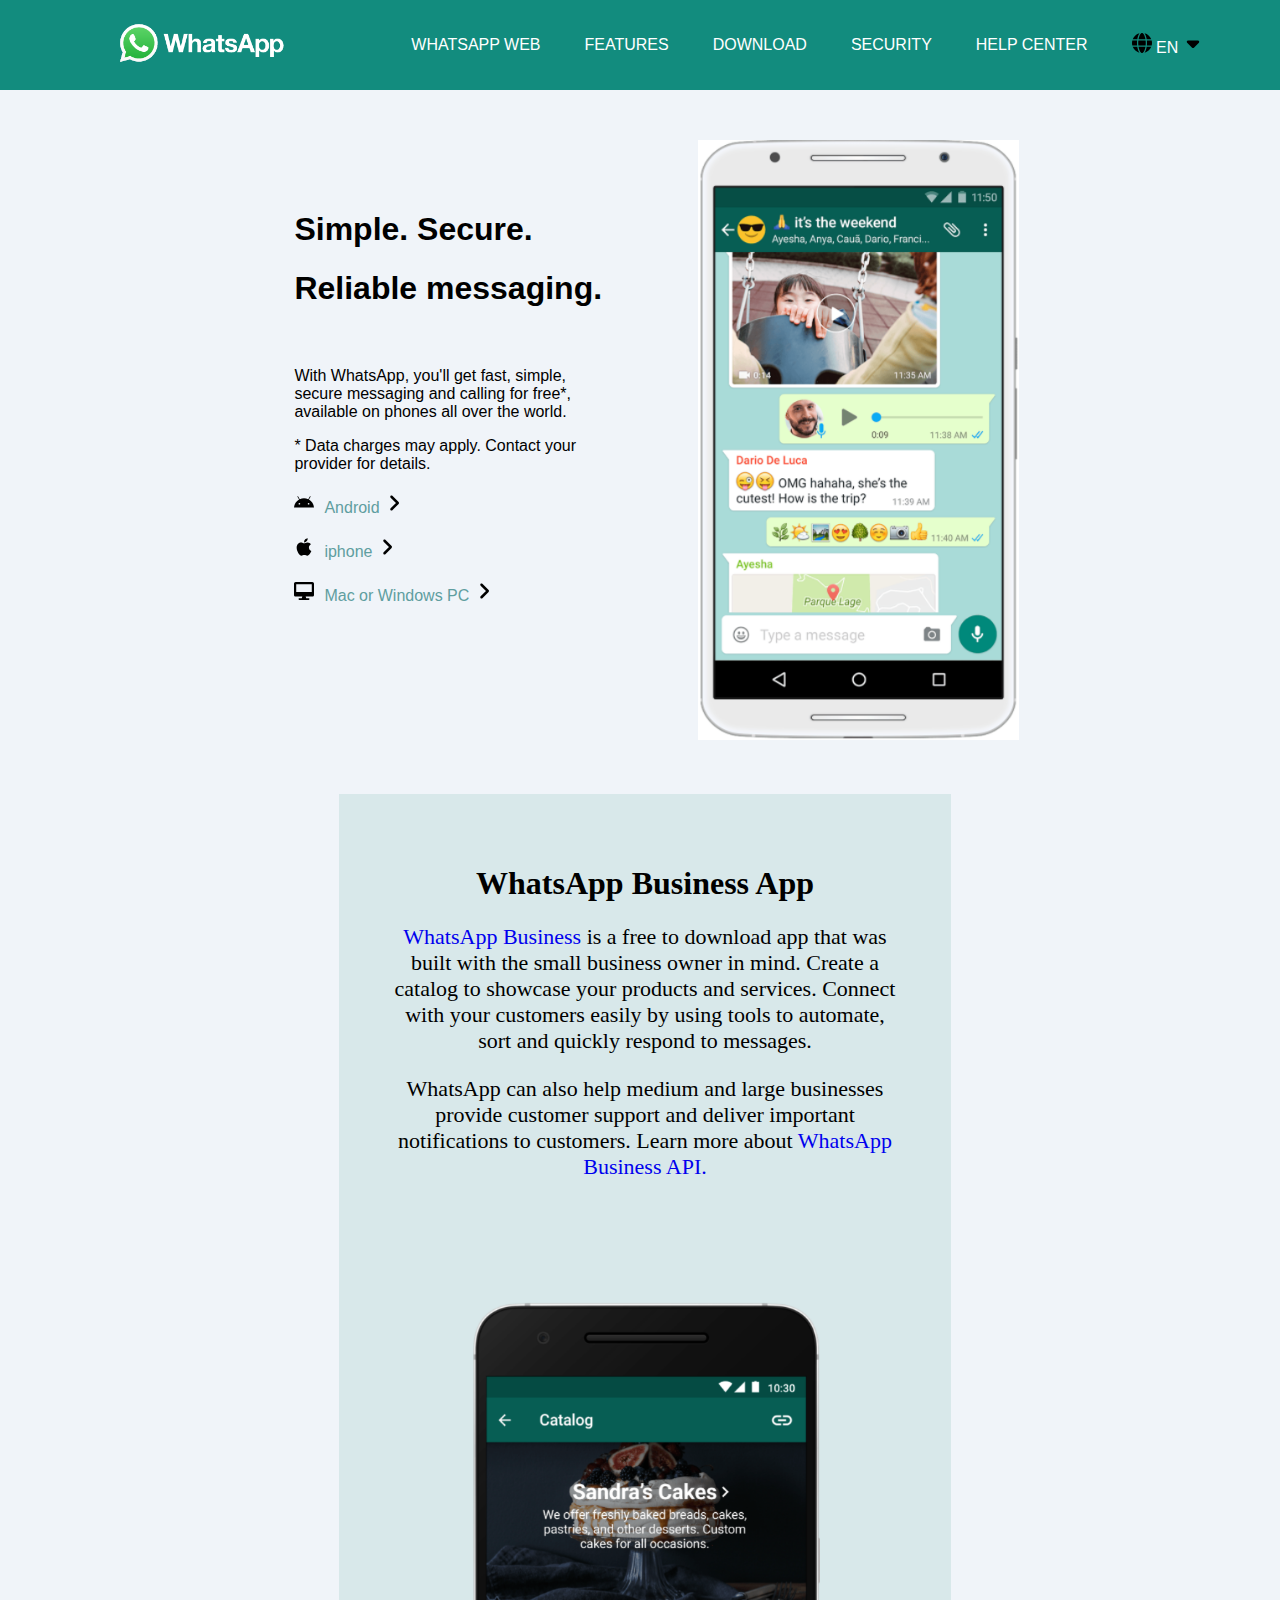
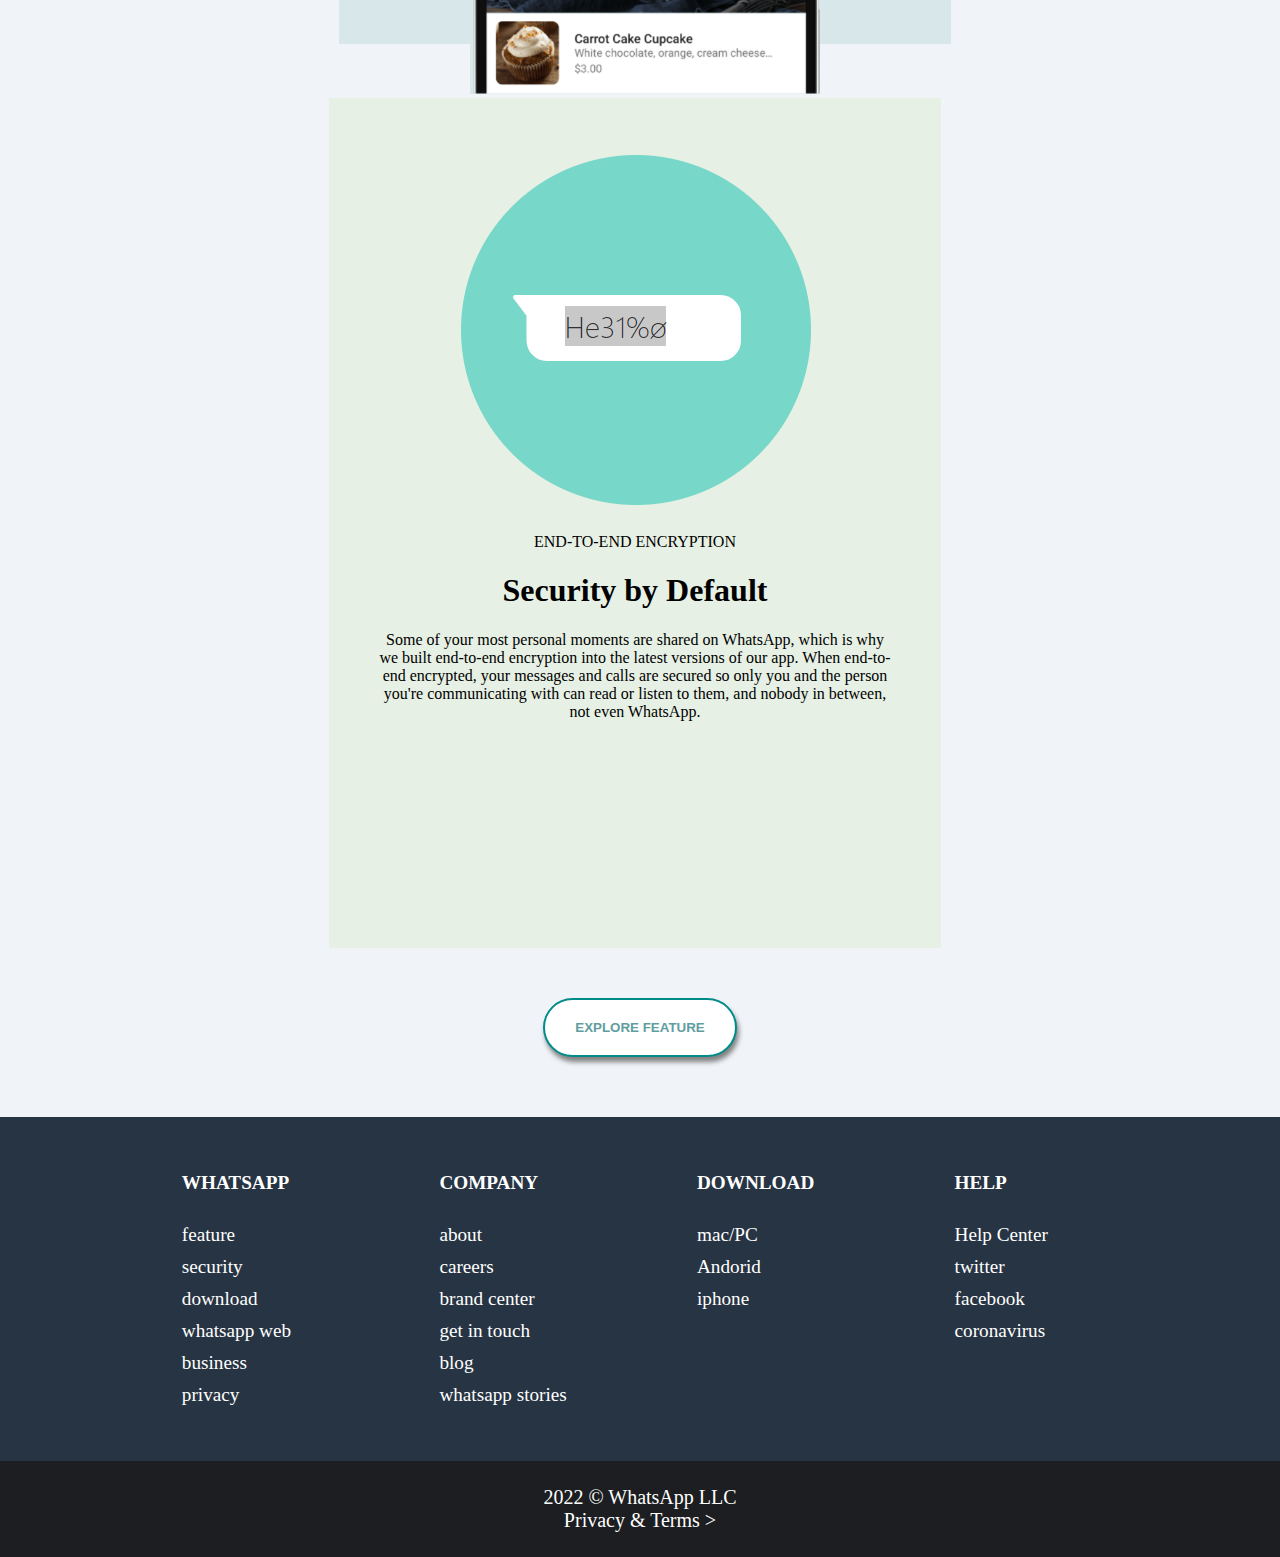
<file: index.html>
<!DOCTYPE html>

<head>
    <title>Whatsapp</title>
    <link rel="stylesheet" href="style.css">
</head>

<body>
    <header>
        <div>
            <ul>
                <li class="logo"><a href="index.html" alt="">
                        <img src="./img/whatsapplogo.png" alt="Logo">
                    </a></li>
                <li><a href="webwhatsapp.html" target="">Whatsapp web</a></li>
                <li><a href="feature.html" target="">features</a></li>
                <li><a href="download.html">download</a></li>
                <li><a href="security.html">security</a></li>
                <li><a href="#">help center</a></li>
                <li class="lang"><a href="#">
                        <svg xmlns="http://www.w3.org/2000/svg" viewBox="0 0 512 512">
                            <!--! Font Awesome Pro 6.1.0 by @fontawesome - https://fontawesome.com License - https://fontawesome.com/license (Commercial License) Copyright 2022 Fonticons, Inc. -->
                            <path
                                d="M352 256C352 278.2 350.8 299.6 348.7 320H163.3C161.2 299.6 159.1 278.2 159.1 256C159.1 233.8 161.2 212.4 163.3 192H348.7C350.8 212.4 352 233.8 352 256zM503.9 192C509.2 212.5 512 233.9 512 256C512 278.1 509.2 299.5 503.9 320H380.8C382.9 299.4 384 277.1 384 256C384 234 382.9 212.6 380.8 192H503.9zM493.4 160H376.7C366.7 96.14 346.9 42.62 321.4 8.442C399.8 29.09 463.4 85.94 493.4 160zM344.3 160H167.7C173.8 123.6 183.2 91.38 194.7 65.35C205.2 41.74 216.9 24.61 228.2 13.81C239.4 3.178 248.7 0 256 0C263.3 0 272.6 3.178 283.8 13.81C295.1 24.61 306.8 41.74 317.3 65.35C328.8 91.38 338.2 123.6 344.3 160H344.3zM18.61 160C48.59 85.94 112.2 29.09 190.6 8.442C165.1 42.62 145.3 96.14 135.3 160H18.61zM131.2 192C129.1 212.6 127.1 234 127.1 256C127.1 277.1 129.1 299.4 131.2 320H8.065C2.8 299.5 0 278.1 0 256C0 233.9 2.8 212.5 8.065 192H131.2zM194.7 446.6C183.2 420.6 173.8 388.4 167.7 352H344.3C338.2 388.4 328.8 420.6 317.3 446.6C306.8 470.3 295.1 487.4 283.8 498.2C272.6 508.8 263.3 512 255.1 512C248.7 512 239.4 508.8 228.2 498.2C216.9 487.4 205.2 470.3 194.7 446.6H194.7zM190.6 503.6C112.2 482.9 48.59 426.1 18.61 352H135.3C145.3 415.9 165.1 469.4 190.6 503.6V503.6zM321.4 503.6C346.9 469.4 366.7 415.9 376.7 352H493.4C463.4 426.1 399.8 482.9 321.4 503.6V503.6z" />
                        </svg>
                        en
                        <svg xmlns="http://www.w3.org/2000/svg" viewBox="0 0 320 512">
                            <!--! Font Awesome Pro 6.1.0 by @fontawesome - https://fontawesome.com License - https://fontawesome.com/license (Commercial License) Copyright 2022 Fonticons, Inc. -->
                            <path
                                d="M310.6 246.6l-127.1 128C176.4 380.9 168.2 384 160 384s-16.38-3.125-22.63-9.375l-127.1-128C.2244 237.5-2.516 223.7 2.438 211.8S19.07 192 32 192h255.1c12.94 0 24.62 7.781 29.58 19.75S319.8 237.5 310.6 246.6z" />
                        </svg></a></li>
            </ul>
        </div>
    </header>
    <div class="main">
        <div class="left">
            <div class="content">
                <h1>Simple. Secure.</h1>
                <h1>Reliable messaging.</h1>
                <p>
                    With WhatsApp, you'll get fast, simple, secure messaging and calling for free*, available on phones
                    all over the world.
                </p>
                <p>
                    * Data charges may apply. Contact your provider for details.
                </p>
                <ul>
                    <li><a href="#">
                            <svg xmlns="http://www.w3.org/2000/svg" viewBox="0 0 576 512">
                                <!--! Font Awesome Pro 6.1.0 by @fontawesome - https://fontawesome.com License - https://fontawesome.com/license (Commercial License) Copyright 2022 Fonticons, Inc. -->
                                <path
                                    d="M420.55,301.93a24,24,0,1,1,24-24,24,24,0,0,1-24,24m-265.1,0a24,24,0,1,1,24-24,24,24,0,0,1-24,24m273.7-144.48,47.94-83a10,10,0,1,0-17.27-10h0l-48.54,84.07a301.25,301.25,0,0,0-246.56,0L116.18,64.45a10,10,0,1,0-17.27,10h0l47.94,83C64.53,202.22,8.24,285.55,0,384H576c-8.24-98.45-64.54-181.78-146.85-226.55" />
                            </svg>Android <svg xmlns="http://www.w3.org/2000/svg" viewBox="0 0 256 512">
                                <!--! Font Awesome Pro 6.1.0 by @fontawesome - https://fontawesome.com License - https://fontawesome.com/license (Commercial License) Copyright 2022 Fonticons, Inc. -->
                                <path
                                    d="M64 448c-8.188 0-16.38-3.125-22.62-9.375c-12.5-12.5-12.5-32.75 0-45.25L178.8 256L41.38 118.6c-12.5-12.5-12.5-32.75 0-45.25s32.75-12.5 45.25 0l160 160c12.5 12.5 12.5 32.75 0 45.25l-160 160C80.38 444.9 72.19 448 64 448z" />
                            </svg></a></li>
                    <li><a href="#"><svg xmlns="http://www.w3.org/2000/svg" viewBox="0 0 384 512">
                                <!--! Font Awesome Pro 6.1.0 by @fontawesome - https://fontawesome.com License - https://fontawesome.com/license (Commercial License) Copyright 2022 Fonticons, Inc. -->
                                <path
                                    d="M318.7 268.7c-.2-36.7 16.4-64.4 50-84.8-18.8-26.9-47.2-41.7-84.7-44.6-35.5-2.8-74.3 20.7-88.5 20.7-15 0-49.4-19.7-76.4-19.7C63.3 141.2 4 184.8 4 273.5q0 39.3 14.4 81.2c12.8 36.7 59 126.7 107.2 125.2 25.2-.6 43-17.9 75.8-17.9 31.8 0 48.3 17.9 76.4 17.9 48.6-.7 90.4-82.5 102.6-119.3-65.2-30.7-61.7-90-61.7-91.9zm-56.6-164.2c27.3-32.4 24.8-61.9 24-72.5-24.1 1.4-52 16.4-67.9 34.9-17.5 19.8-27.8 44.3-25.6 71.9 26.1 2 49.9-11.4 69.5-34.3z" />
                            </svg>iphone <svg xmlns="http://www.w3.org/2000/svg" viewBox="0 0 256 512">
                                <!--! Font Awesome Pro 6.1.0 by @fontawesome - https://fontawesome.com License - https://fontawesome.com/license (Commercial License) Copyright 2022 Fonticons, Inc. -->
                                <path
                                    d="M64 448c-8.188 0-16.38-3.125-22.62-9.375c-12.5-12.5-12.5-32.75 0-45.25L178.8 256L41.38 118.6c-12.5-12.5-12.5-32.75 0-45.25s32.75-12.5 45.25 0l160 160c12.5 12.5 12.5 32.75 0 45.25l-160 160C80.38 444.9 72.19 448 64 448z" />
                            </svg></a></li>
                    <li><a href="#"><svg xmlns="http://www.w3.org/2000/svg" viewBox="0 0 576 512">
                                <!--! Font Awesome Pro 6.1.0 by @fontawesome - https://fontawesome.com License - https://fontawesome.com/license (Commercial License) Copyright 2022 Fonticons, Inc. -->
                                <path
                                    d="M528 0h-480C21.5 0 0 21.5 0 48v320C0 394.5 21.5 416 48 416h192L224 464H152C138.8 464 128 474.8 128 488S138.8 512 152 512h272c13.25 0 24-10.75 24-24s-10.75-24-24-24H352L336 416h192c26.5 0 48-21.5 48-48v-320C576 21.5 554.5 0 528 0zM512 288H64V64h448V288z" />
                            </svg>Mac or Windows PC <svg xmlns="http://www.w3.org/2000/svg" viewBox="0 0 256 512">
                                <!--! Font Awesome Pro 6.1.0 by @fontawesome - https://fontawesome.com License - https://fontawesome.com/license (Commercial License) Copyright 2022 Fonticons, Inc. -->
                                <path
                                    d="M64 448c-8.188 0-16.38-3.125-22.62-9.375c-12.5-12.5-12.5-32.75 0-45.25L178.8 256L41.38 118.6c-12.5-12.5-12.5-32.75 0-45.25s32.75-12.5 45.25 0l160 160c12.5 12.5 12.5 32.75 0 45.25l-160 160C80.38 444.9 72.19 448 64 448z" />
                            </svg></a></li>
                </ul>
            </div>

        </div>
        <div class="right">
            <div class="content1">
                <img src="./img/Mobile.png" alt="">
            </div>
        </div>
        <div class="container2">
            <div class="left1 green">
                <h1>WhatsApp Business App</h1>
                <p><a href="#">WhatsApp Business</a> is a free to download app that was built with the small business
                    owner in mind. Create a catalog to showcase your products and services. Connect with your customers
                    easily by using tools to automate, sort and quickly respond to messages.</p>
                <p>WhatsApp can also help medium and large businesses provide customer support and deliver important
                    notifications to customers. Learn more about <a href="#">WhatsApp Business API.</a></p>
                <img src="./img/halfmobile.png" alt="">
            </div>
            <div class="right1 yellow">
                <img src="./img/round.png" alt="">
                <p>END-TO-END ENCRYPTION</p>
                <h1>Security by Default</h1>
                <p>Some of your most personal moments are shared on WhatsApp, which is why we built end-to-end
                    encryption into the latest versions of our app. When end-to-end encrypted, your messages and calls
                    are secured so only you and the person you're communicating with can read or listen to them, and
                    nobody in between, not even WhatsApp.</p>
            </div>
        </div>
        <button>EXPLORE FEATURE</button>
    </div>
    <footer>
        <div class="foot dark">
            <ul>
                <li>whatsapp</li>
                <li>feature</li>
                <li>security</li>
                <li>download</li>
                <li>whatsapp web</li>
                <li>business</li>
                <li>privacy</li>
            </ul>
            <ul>
                <li>company</li>
                <li>about</li>
                <li>careers</li>
                <li>brand center</li>
                <li>get in touch</li>
                <li>blog</li>
                <li>whatsapp stories</li>
            </ul>
            <ul>
                <li>download</li>
                <li>mac/PC</li>
                <li>Andorid</li>
                <li>iphone</li>
            </ul>
            <ul>
                <li>help</li>
                <li>Help Center</li>
                <li>twitter</li>
                <li>facebook</li>
                <li>coronavirus</li>
            </ul>
            <div class="last">
                <p>2022 © WhatsApp LLC</p>
                <p>Privacy & Terms ></p>
            </div>
        </div>
    </footer>
<script src="./app.js"></script>
</body>

</html>
</file>
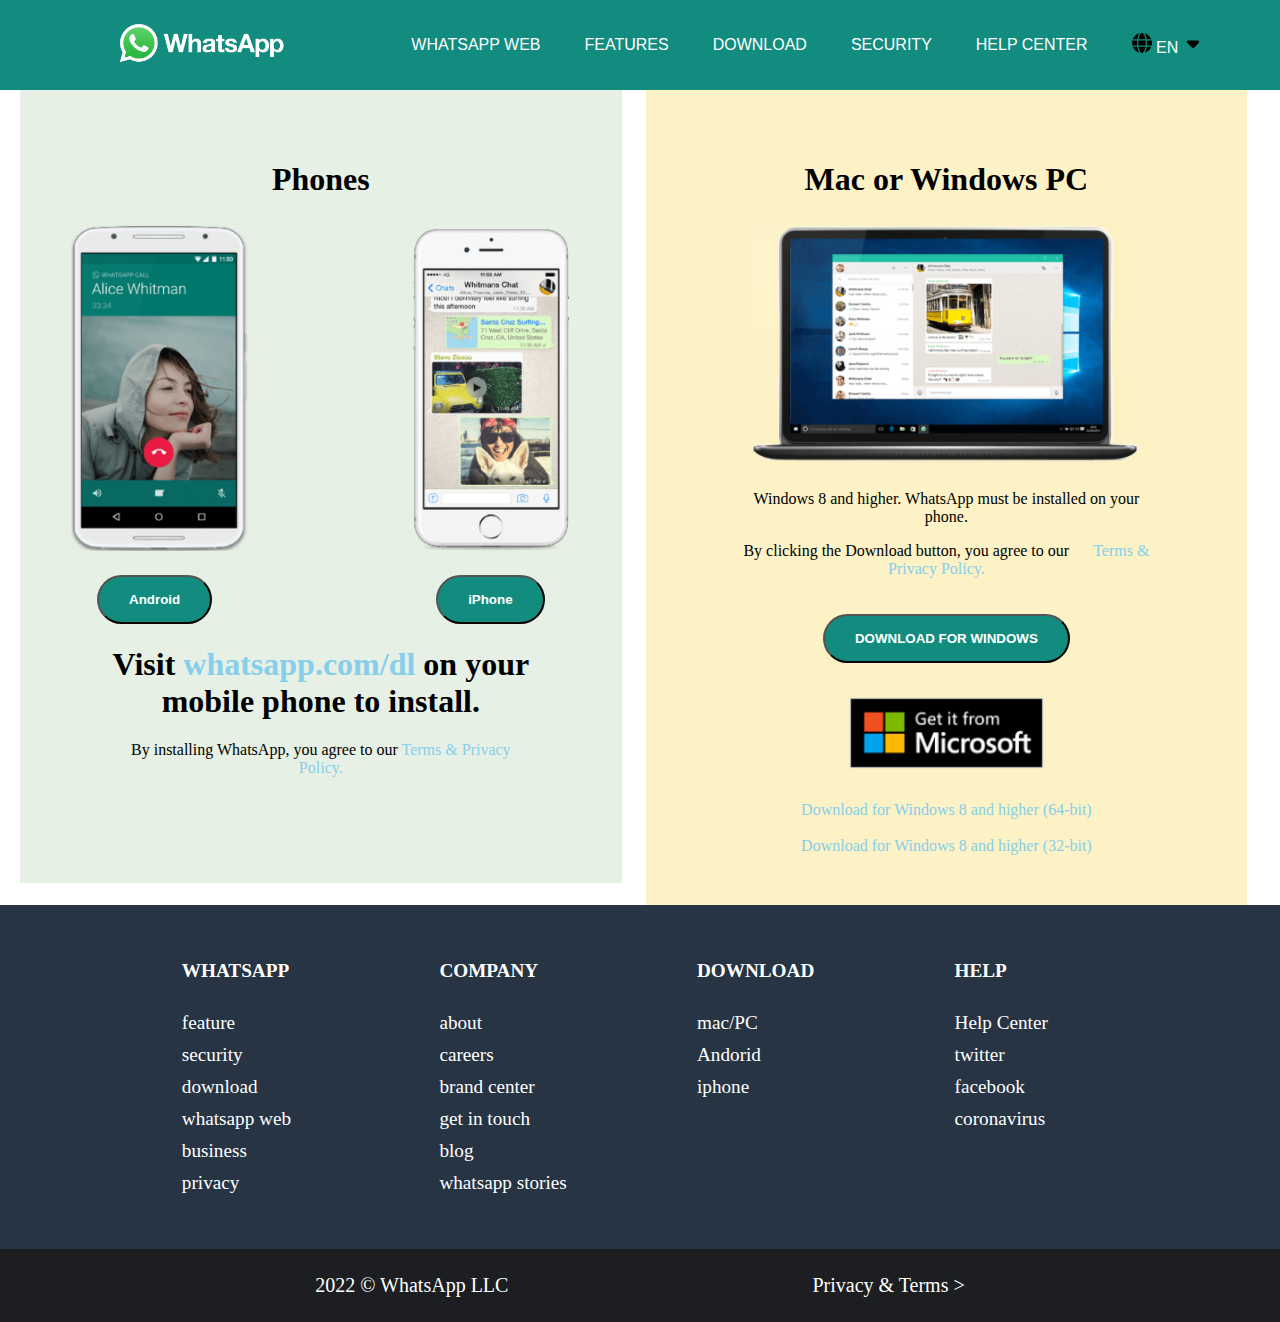
<file: download.html>
<!DOCTYPE html>

<head>
    <title>Whatsapp</title>
    <link rel="stylesheet" href="download.css">
</head>

<body>
    <header>
        <div>
            <ul>
                <li class="logo"><a href="index.html" alt="">
                        <img src="./img/whatsapplogo.png" alt="Logo">
                    </a></li>
                <li><a href="webwhatsapp.html" target="">Whatsapp web</a></li>
                <li><a href="feature.html">features</a></li>
                <li><a href="download.html">download</a></li>
                <li><a href="security.html">security</a></li>
                <li><a href="#">help center</a></li>
                <li class="lang"><a href="#">
                        <svg xmlns="http://www.w3.org/2000/svg" viewBox="0 0 512 512">
                            <!--! Font Awesome Pro 6.1.0 by @fontawesome - https://fontawesome.com License - https://fontawesome.com/license (Commercial License) Copyright 2022 Fonticons, Inc. -->
                            <path
                                d="M352 256C352 278.2 350.8 299.6 348.7 320H163.3C161.2 299.6 159.1 278.2 159.1 256C159.1 233.8 161.2 212.4 163.3 192H348.7C350.8 212.4 352 233.8 352 256zM503.9 192C509.2 212.5 512 233.9 512 256C512 278.1 509.2 299.5 503.9 320H380.8C382.9 299.4 384 277.1 384 256C384 234 382.9 212.6 380.8 192H503.9zM493.4 160H376.7C366.7 96.14 346.9 42.62 321.4 8.442C399.8 29.09 463.4 85.94 493.4 160zM344.3 160H167.7C173.8 123.6 183.2 91.38 194.7 65.35C205.2 41.74 216.9 24.61 228.2 13.81C239.4 3.178 248.7 0 256 0C263.3 0 272.6 3.178 283.8 13.81C295.1 24.61 306.8 41.74 317.3 65.35C328.8 91.38 338.2 123.6 344.3 160H344.3zM18.61 160C48.59 85.94 112.2 29.09 190.6 8.442C165.1 42.62 145.3 96.14 135.3 160H18.61zM131.2 192C129.1 212.6 127.1 234 127.1 256C127.1 277.1 129.1 299.4 131.2 320H8.065C2.8 299.5 0 278.1 0 256C0 233.9 2.8 212.5 8.065 192H131.2zM194.7 446.6C183.2 420.6 173.8 388.4 167.7 352H344.3C338.2 388.4 328.8 420.6 317.3 446.6C306.8 470.3 295.1 487.4 283.8 498.2C272.6 508.8 263.3 512 255.1 512C248.7 512 239.4 508.8 228.2 498.2C216.9 487.4 205.2 470.3 194.7 446.6H194.7zM190.6 503.6C112.2 482.9 48.59 426.1 18.61 352H135.3C145.3 415.9 165.1 469.4 190.6 503.6V503.6zM321.4 503.6C346.9 469.4 366.7 415.9 376.7 352H493.4C463.4 426.1 399.8 482.9 321.4 503.6V503.6z" />
                        </svg>
                        en
                        <svg xmlns="http://www.w3.org/2000/svg" viewBox="0 0 320 512">
                            <!--! Font Awesome Pro 6.1.0 by @fontawesome - https://fontawesome.com License - https://fontawesome.com/license (Commercial License) Copyright 2022 Fonticons, Inc. -->
                            <path
                                d="M310.6 246.6l-127.1 128C176.4 380.9 168.2 384 160 384s-16.38-3.125-22.63-9.375l-127.1-128C.2244 237.5-2.516 223.7 2.438 211.8S19.07 192 32 192h255.1c12.94 0 24.62 7.781 29.58 19.75S319.8 237.5 310.6 246.6z" />
                        </svg></a></li>
            </ul>
        </div>
    </header>
    <div class="leftside">
        <div class="container1 seagreen">
            <h1>Phones</h1>
            <img src="./img/androidvsiphone.png" alt="">
            <button class="android">Android</button>
            <button class="iphone">iPhone</button>
            <h1>Visit <a href="whatsapp.com/dl">whatsapp.com/dl</a> on your mobile phone to install.</h1>
            <p>By installing WhatsApp, you agree to our <a href="">Terms & Privacy Policy.</a></p>
        </div>


    </div>
    <div class="rightside">
        <div class="container5 yellow">
            <h1>Mac or Windows PC</h1>
            <img src="./img/laptop.png" class="laptop" alt="">
            <p>Windows 8 and higher. WhatsApp must be installed on your phone.</p>
            <p>By clicking the Download button, you agree to our <a href="#">Terms & Privacy Policy.</a></p>
            <button class="windows">DOWNLOAD FOR WINDOWS</button>
            <img src="./img/microsoft.png" class="microsoft" alt="">
            <a href="#">Download for Windows 8 and higher (64-bit)</a><br><br>
            <a href="#">Download for Windows 8 and higher (32-bit)</a>
        </div>
    </div>






























    <footer>
        <div class="foot dark">
            <ul>
                <li>whatsapp</li>
                <li>feature</li>
                <li>security</li>
                <li>download</li>
                <li>whatsapp web</li>
                <li>business</li>
                <li>privacy</li>
            </ul>
            <ul>
                <li>company</li>
                <li>about</li>
                <li>careers</li>
                <li>brand center</li>
                <li>get in touch</li>
                <li>blog</li>
                <li>whatsapp stories</li>
            </ul>
            <ul>
                <li>download</li>
                <li>mac/PC</li>
                <li>Andorid</li>
                <li>iphone</li>
            </ul>
            <ul>
                <li>help</li>
                <li>Help Center</li>
                <li>twitter</li>
                <li>facebook</li>
                <li>coronavirus</li>
            </ul>
            <div class="last">
                <p>2022 © WhatsApp LLC</p>
                <p>Privacy & Terms ></p>
            </div>
        </div>
    </footer>
</body>

</html>
</file>
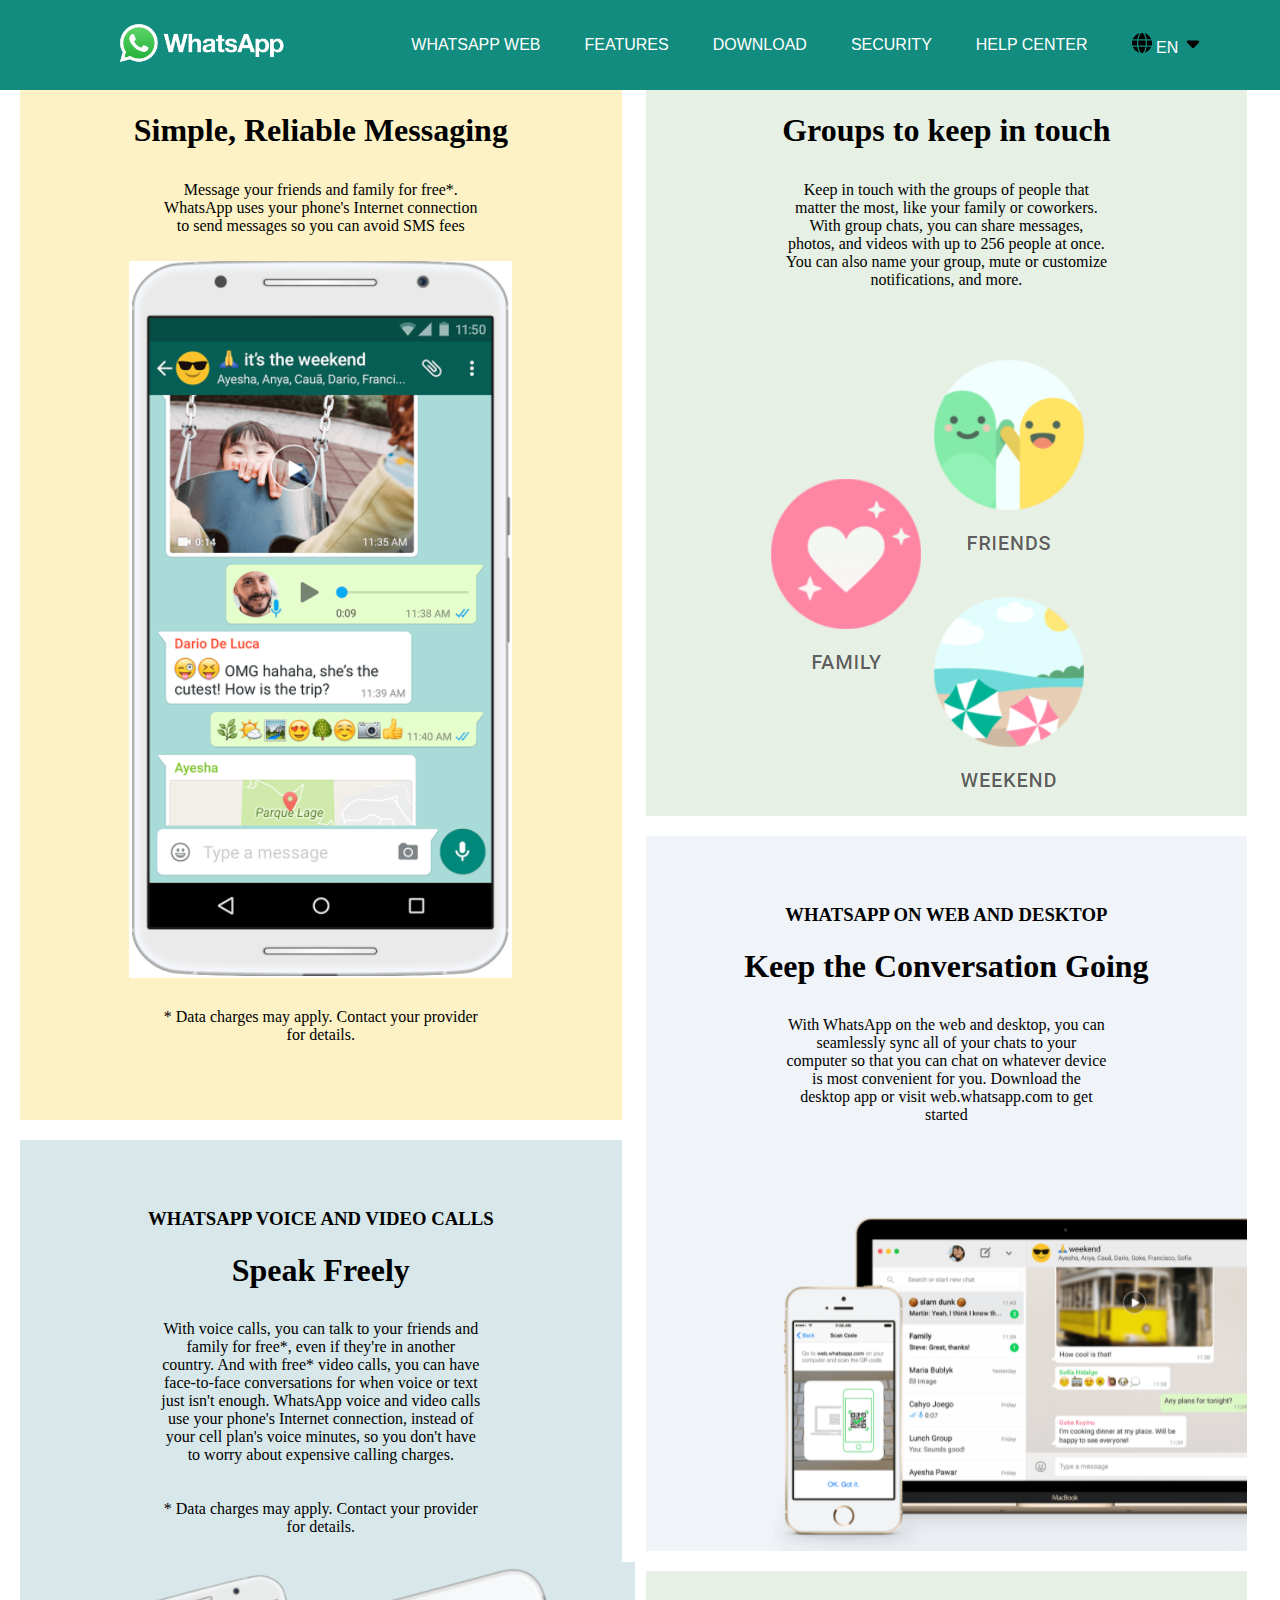
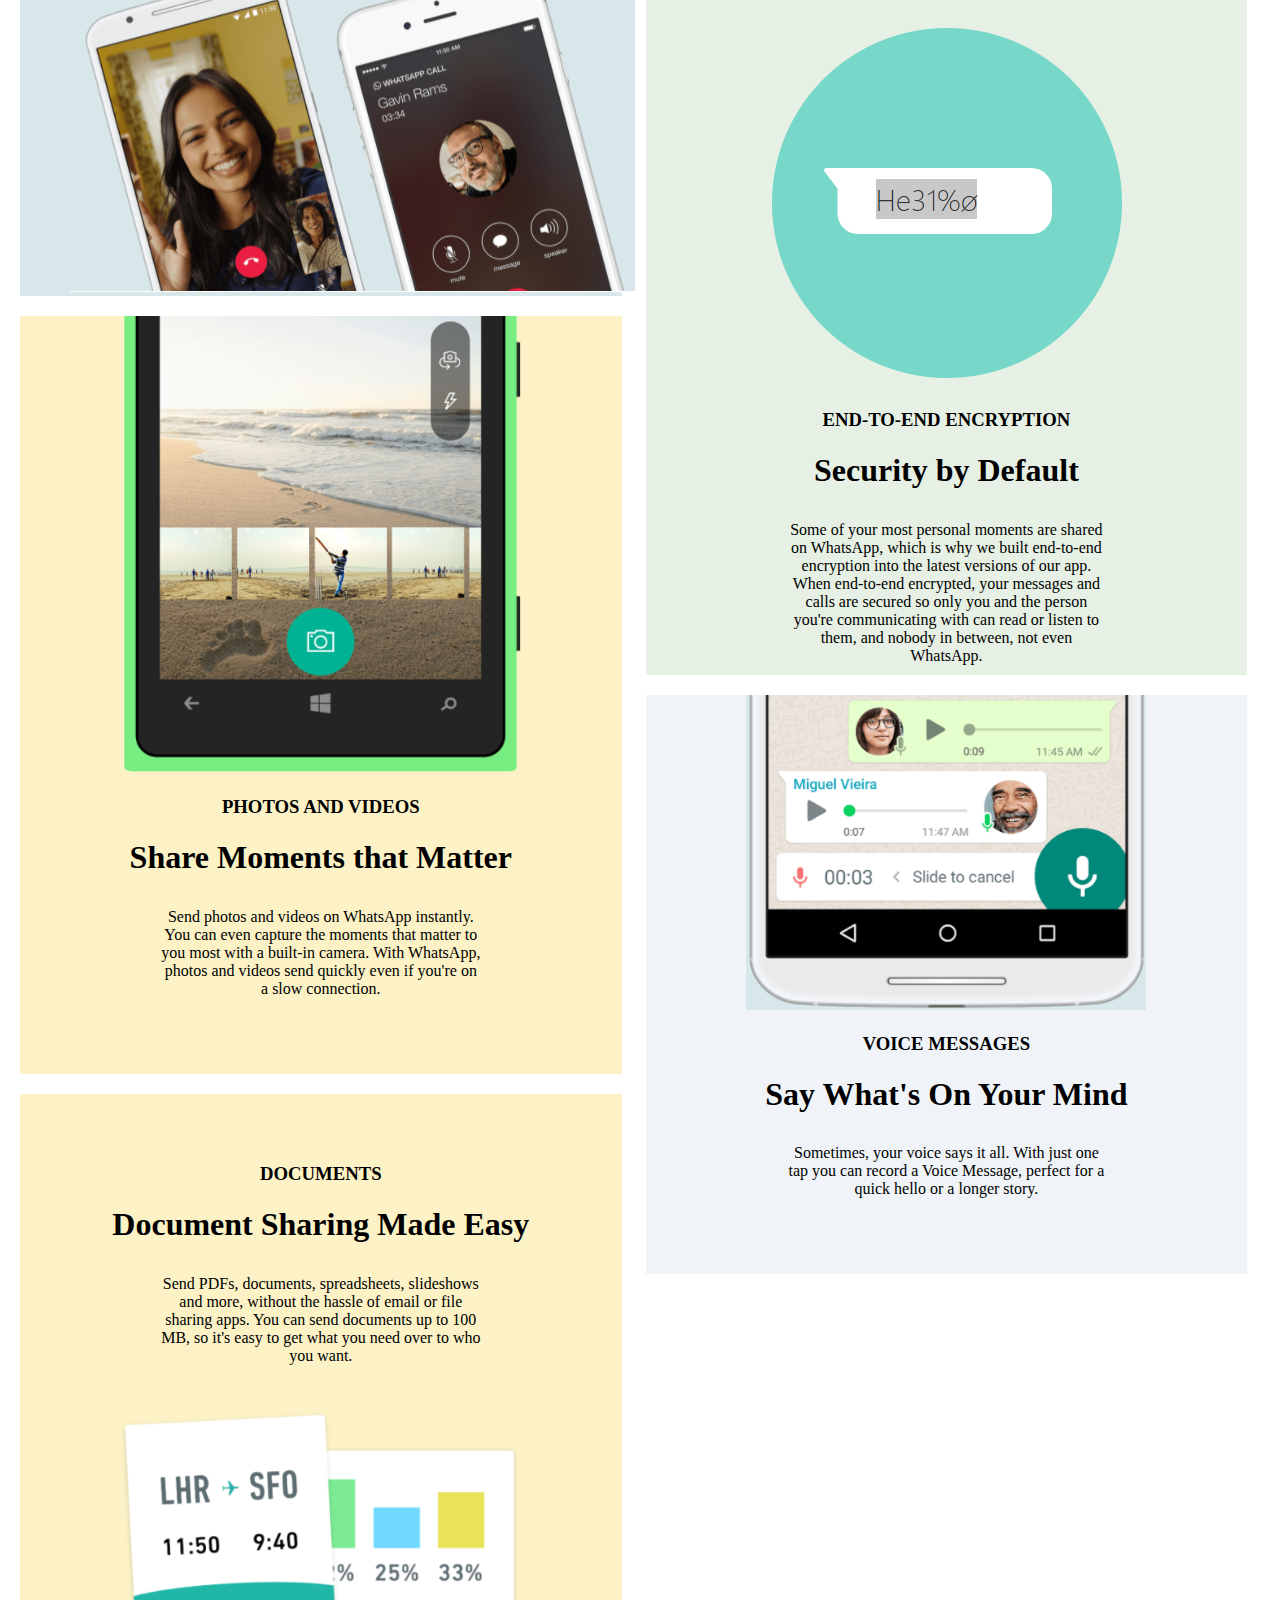
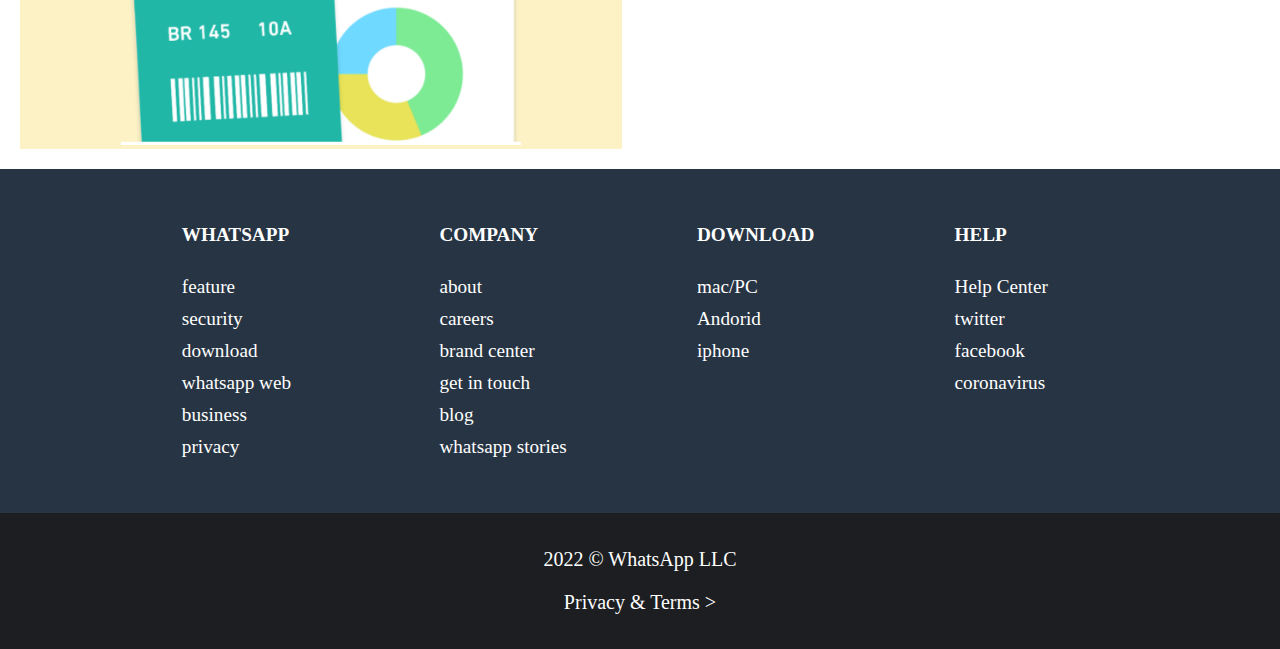
<file: feature.html>
<!DOCTYPE html>

<head>
    <title>Whatsapp</title>
    <link rel="stylesheet" href="feature.css">
</head>

<body>
    <header>
        <div>
            <ul>
                <li class="logo"><a href="index.html" alt="">
                        <img src="./img/whatsapplogo.png" alt="Logo">
                    </a></li>
                <li><a href="webwhatsapp.html" target="">Whatsapp web</a></li>
                <li><a href="feature.html">features</a></li>
                <li><a href="download.html">download</a></li>
                <li><a href="security.html">security</a></li>
                <li><a href="#">help center</a></li>
                <li class="lang"><a href="#">
                        <svg xmlns="http://www.w3.org/2000/svg" viewBox="0 0 512 512">
                            <!--! Font Awesome Pro 6.1.0 by @fontawesome - https://fontawesome.com License - https://fontawesome.com/license (Commercial License) Copyright 2022 Fonticons, Inc. -->
                            <path
                                d="M352 256C352 278.2 350.8 299.6 348.7 320H163.3C161.2 299.6 159.1 278.2 159.1 256C159.1 233.8 161.2 212.4 163.3 192H348.7C350.8 212.4 352 233.8 352 256zM503.9 192C509.2 212.5 512 233.9 512 256C512 278.1 509.2 299.5 503.9 320H380.8C382.9 299.4 384 277.1 384 256C384 234 382.9 212.6 380.8 192H503.9zM493.4 160H376.7C366.7 96.14 346.9 42.62 321.4 8.442C399.8 29.09 463.4 85.94 493.4 160zM344.3 160H167.7C173.8 123.6 183.2 91.38 194.7 65.35C205.2 41.74 216.9 24.61 228.2 13.81C239.4 3.178 248.7 0 256 0C263.3 0 272.6 3.178 283.8 13.81C295.1 24.61 306.8 41.74 317.3 65.35C328.8 91.38 338.2 123.6 344.3 160H344.3zM18.61 160C48.59 85.94 112.2 29.09 190.6 8.442C165.1 42.62 145.3 96.14 135.3 160H18.61zM131.2 192C129.1 212.6 127.1 234 127.1 256C127.1 277.1 129.1 299.4 131.2 320H8.065C2.8 299.5 0 278.1 0 256C0 233.9 2.8 212.5 8.065 192H131.2zM194.7 446.6C183.2 420.6 173.8 388.4 167.7 352H344.3C338.2 388.4 328.8 420.6 317.3 446.6C306.8 470.3 295.1 487.4 283.8 498.2C272.6 508.8 263.3 512 255.1 512C248.7 512 239.4 508.8 228.2 498.2C216.9 487.4 205.2 470.3 194.7 446.6H194.7zM190.6 503.6C112.2 482.9 48.59 426.1 18.61 352H135.3C145.3 415.9 165.1 469.4 190.6 503.6V503.6zM321.4 503.6C346.9 469.4 366.7 415.9 376.7 352H493.4C463.4 426.1 399.8 482.9 321.4 503.6V503.6z" />
                        </svg>
                        en
                        <svg xmlns="http://www.w3.org/2000/svg" viewBox="0 0 320 512">
                            <!--! Font Awesome Pro 6.1.0 by @fontawesome - https://fontawesome.com License - https://fontawesome.com/license (Commercial License) Copyright 2022 Fonticons, Inc. -->
                            <path
                                d="M310.6 246.6l-127.1 128C176.4 380.9 168.2 384 160 384s-16.38-3.125-22.63-9.375l-127.1-128C.2244 237.5-2.516 223.7 2.438 211.8S19.07 192 32 192h255.1c12.94 0 24.62 7.781 29.58 19.75S319.8 237.5 310.6 246.6z" />
                        </svg></a></li>
            </ul>
        </div>
    </header>
    <div class="leftside">
        <div class="container1 yellow">
            <h3>TEXTS</h3>
            <h1>Simple, Reliable Messaging</h1>
            <p>Message your friends and family for free*. WhatsApp uses your phone's Internet connection to send
                messages so you can avoid SMS fees</p>
            <img src="./img/Mobile.png" alt="">
            <p>* Data charges may apply. Contact your provider for details.</p>
        </div>

        <div class="container2 green">
            <h3>WHATSAPP VOICE AND VIDEO CALLS</h3>
            <h1>Speak Freely</h1>
            <p>With voice calls, you can talk to your friends and family for free*, even if they're in another country.
                And with free* video calls, you can have face-to-face conversations for when voice or text just isn't
                enough. WhatsApp voice and video calls use your phone's Internet connection, instead of your cell plan's
                voice minutes, so you don't have to worry about expensive calling charges.</p>
            <p>* Data charges may apply. Contact your provider for details.</p>
            <img src="./img/twomobiles.png" alt="">
        </div>
        <div class="container3 yellow">
            <img src="img/windowphone.png" alt="">
            <h3>PHOTOS AND VIDEOS</h3>
            <h1>Share Moments that Matter</h1>
            <p>Send photos and videos on WhatsApp instantly. You can even capture the moments that matter to you most
                with a built-in camera. With WhatsApp, photos and videos send quickly even if you're on a slow
                connection.</p>

        </div>
        <div class="container4 yellow">
            <h3>DOCUMENTS</h3>
            <h1>Document Sharing Made Easy</h1>
            <p>Send PDFs, documents, spreadsheets, slideshows and more, without the hassle of email or file sharing
                apps. You can send documents up to 100 MB, so it's easy to get what you need over to who you want.</p>
            <img src="img/tickets.png" alt="">

        </div>



    </div>
    <div class="rightside">
        <div class="container5 seagreen">
            <h3>GROUP CHAT</h3>
            <h1>Groups to keep in touch</h1>
            <p>Keep in touch with the groups of people that matter the most, like your family or coworkers. With group
                chats, you can share messages, photos, and videos with up to 256 people at once. You can also name your
                group, mute or customize notifications, and more.</p>
            <img src="./img/theme.png" alt="">
        </div>

        <div class="container6 gray">
            <h3>WHATSAPP ON WEB AND DESKTOP</h3>
            <h1>Keep the Conversation Going</h1>
            <p>With WhatsApp on the web and desktop, you can seamlessly sync all of your chats to your computer so that
                you can chat on whatever device is most convenient for you. Download the desktop app or visit
                web.whatsapp.com to get started</p>
            <!-- <p>* Data charges may apply. Contact your provider for details.</p> -->
            <img src="./img/mobileandlaptop.png" alt="">
        </div>
        <div class="container7 seagreen">
            <img src="img/round.png" alt="">
            <h3>END-TO-END ENCRYPTION</h3>
            <h1>Security by Default</h1>
            <p>Some of your most personal moments are shared on WhatsApp, which is why we built end-to-end encryption
                into the latest versions of our app. When end-to-end encrypted, your messages and calls are secured so
                only you and the person you're communicating with can read or listen to them, and nobody in between, not
                even WhatsApp.</p>

        </div>
        <div class="container8 gray">
            <img src="img/anotherhalfmobile.png" alt="">
            <h3>VOICE MESSAGES</h3>
            <h1>Say What's On Your Mind</h1>
            <p>Sometimes, your voice says it all. With just one tap you can record a Voice Message, perfect for a quick
                hello or a longer story.</p>


        </div>



    </div>






























    <footer>
        <div class="foot dark">
            <ul>
                <li>whatsapp</li>
                <li>feature</li>
                <li>security</li>
                <li>download</li>
                <li>whatsapp web</li>
                <li>business</li>
                <li>privacy</li>
            </ul>
            <ul>
                <li>company</li>
                <li>about</li>
                <li>careers</li>
                <li>brand center</li>
                <li>get in touch</li>
                <li>blog</li>
                <li>whatsapp stories</li>
            </ul>
            <ul>
                <li>download</li>
                <li>mac/PC</li>
                <li>Andorid</li>
                <li>iphone</li>
            </ul>
            <ul>
                <li>help</li>
                <li>Help Center</li>
                <li>twitter</li>
                <li>facebook</li>
                <li>coronavirus</li>
            </ul>
            <div class="last">
                <p>2022 © WhatsApp LLC</p>
                <p>Privacy & Terms ></p>
            </div>
        </div>
    </footer>



</body>

</html>
</file>
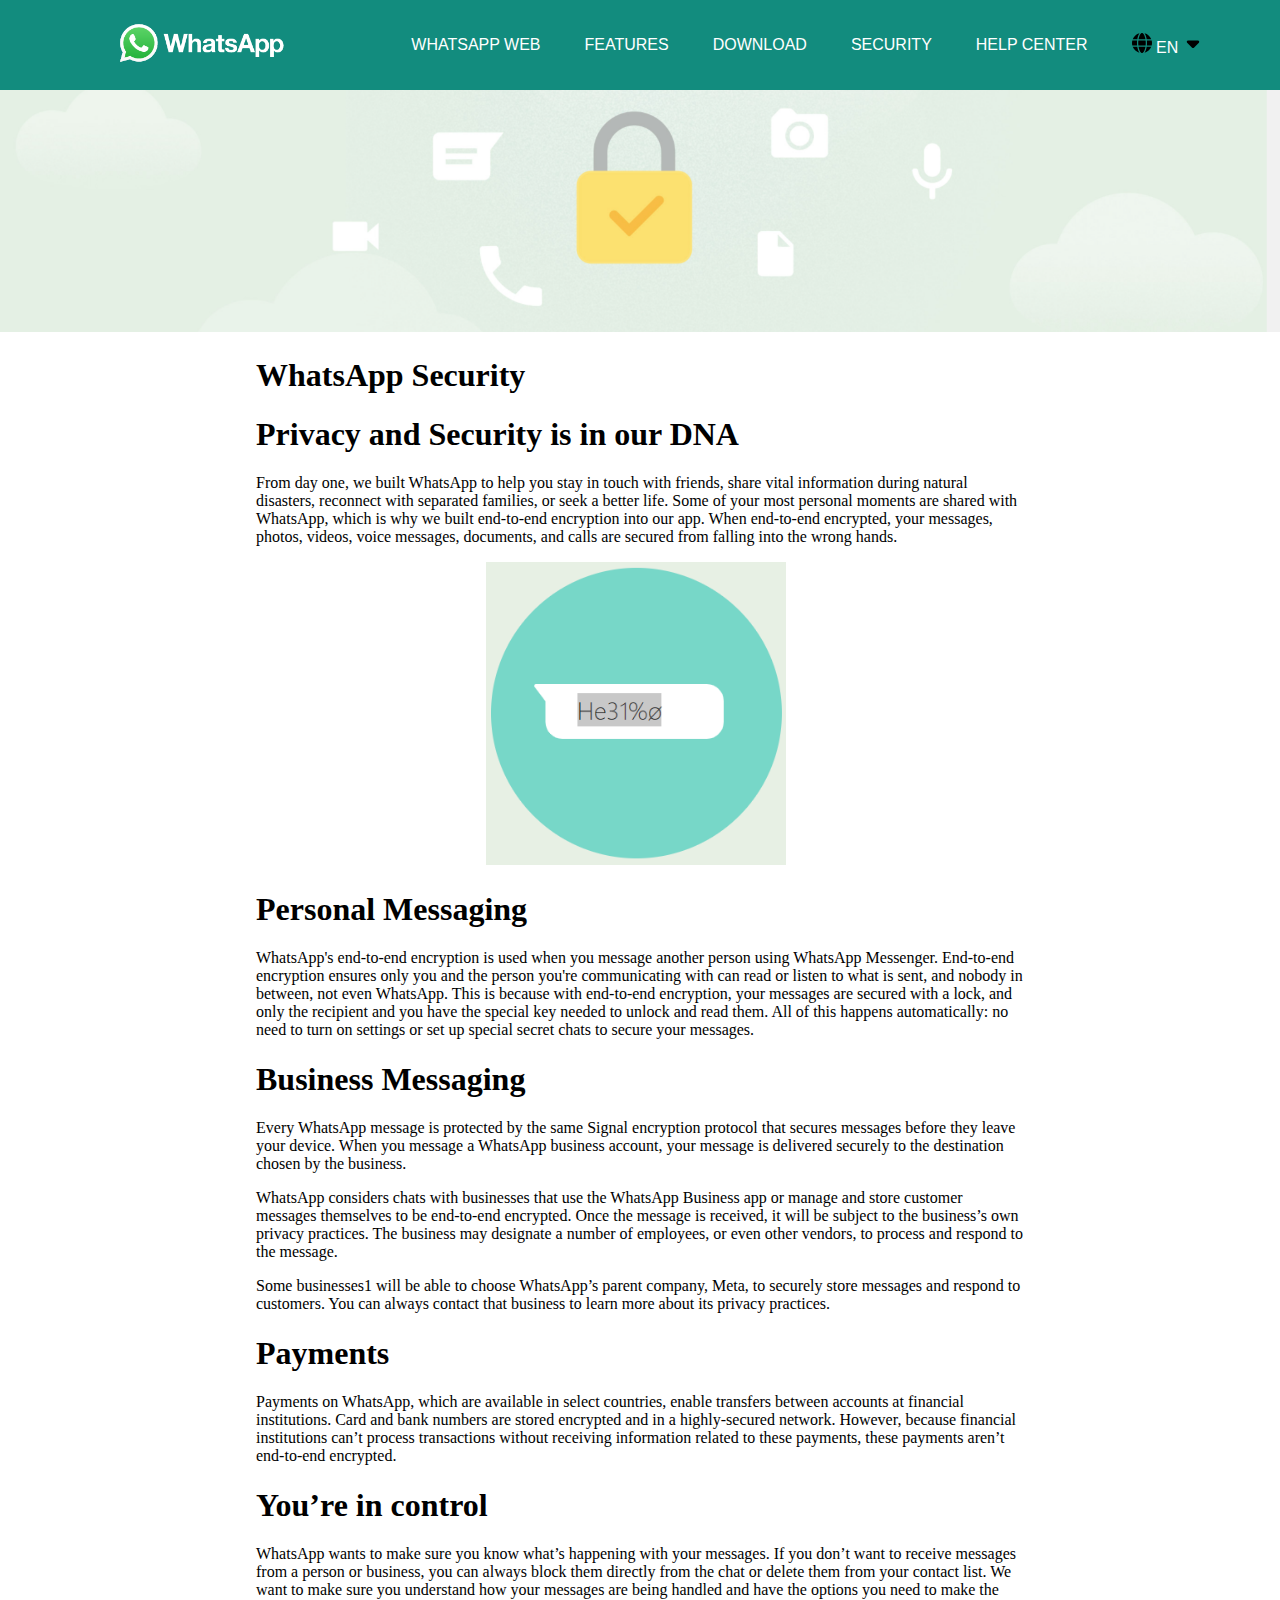
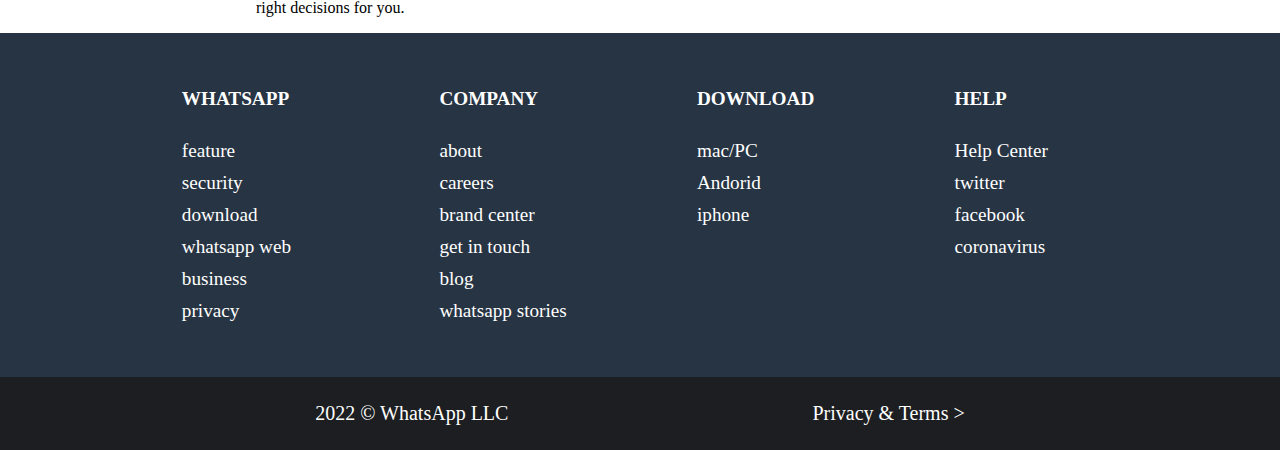
<file: security.html>
<!DOCTYPE html>

<head>
    <title>Whatsapp</title>
    <link rel="stylesheet" href="security.css">
</head>

<body>
    <header>
        <div>
            <ul>
                <li class="logo"><a href="index.html" alt="">
                        <img src="./img/whatsapplogo.png" alt="Logo">
                    </a></li>
                <li><a href="webwhatsapp.html" target="">Whatsapp web</a></li>
                <li><a href="feature.html">features</a></li>
                <li><a href="download.html">download</a></li>
                <li><a href="security.html">security</a></li>
                <li><a href="#">help center</a></li>
                <li class="lang"><a href="#">
                        <svg xmlns="http://www.w3.org/2000/svg" viewBox="0 0 512 512">
                            <!--! Font Awesome Pro 6.1.0 by @fontawesome - https://fontawesome.com License - https://fontawesome.com/license (Commercial License) Copyright 2022 Fonticons, Inc. -->
                            <path
                                d="M352 256C352 278.2 350.8 299.6 348.7 320H163.3C161.2 299.6 159.1 278.2 159.1 256C159.1 233.8 161.2 212.4 163.3 192H348.7C350.8 212.4 352 233.8 352 256zM503.9 192C509.2 212.5 512 233.9 512 256C512 278.1 509.2 299.5 503.9 320H380.8C382.9 299.4 384 277.1 384 256C384 234 382.9 212.6 380.8 192H503.9zM493.4 160H376.7C366.7 96.14 346.9 42.62 321.4 8.442C399.8 29.09 463.4 85.94 493.4 160zM344.3 160H167.7C173.8 123.6 183.2 91.38 194.7 65.35C205.2 41.74 216.9 24.61 228.2 13.81C239.4 3.178 248.7 0 256 0C263.3 0 272.6 3.178 283.8 13.81C295.1 24.61 306.8 41.74 317.3 65.35C328.8 91.38 338.2 123.6 344.3 160H344.3zM18.61 160C48.59 85.94 112.2 29.09 190.6 8.442C165.1 42.62 145.3 96.14 135.3 160H18.61zM131.2 192C129.1 212.6 127.1 234 127.1 256C127.1 277.1 129.1 299.4 131.2 320H8.065C2.8 299.5 0 278.1 0 256C0 233.9 2.8 212.5 8.065 192H131.2zM194.7 446.6C183.2 420.6 173.8 388.4 167.7 352H344.3C338.2 388.4 328.8 420.6 317.3 446.6C306.8 470.3 295.1 487.4 283.8 498.2C272.6 508.8 263.3 512 255.1 512C248.7 512 239.4 508.8 228.2 498.2C216.9 487.4 205.2 470.3 194.7 446.6H194.7zM190.6 503.6C112.2 482.9 48.59 426.1 18.61 352H135.3C145.3 415.9 165.1 469.4 190.6 503.6V503.6zM321.4 503.6C346.9 469.4 366.7 415.9 376.7 352H493.4C463.4 426.1 399.8 482.9 321.4 503.6V503.6z" />
                        </svg>
                        en
                        <svg xmlns="http://www.w3.org/2000/svg" viewBox="0 0 320 512">
                            <!--! Font Awesome Pro 6.1.0 by @fontawesome - https://fontawesome.com License - https://fontawesome.com/license (Commercial License) Copyright 2022 Fonticons, Inc. -->
                            <path
                                d="M310.6 246.6l-127.1 128C176.4 380.9 168.2 384 160 384s-16.38-3.125-22.63-9.375l-127.1-128C.2244 237.5-2.516 223.7 2.438 211.8S19.07 192 32 192h255.1c12.94 0 24.62 7.781 29.58 19.75S319.8 237.5 310.6 246.6z" />
                        </svg></a></li>
            </ul>
        </div>
    </header>

    <div class="lock">
        <img src="./img/lock.png" alt="">
    </div>
    <div class="container11">
        <h1 style="font-weight: bolder;">WhatsApp Security</h1>
        <h1>Privacy and Security is in our DNA</h1>
        <p>From day one, we built WhatsApp to help you stay in touch with friends, share vital information during
            natural disasters, reconnect with separated families, or seek a better life. Some of your most personal
            moments are shared with WhatsApp, which is why we built end-to-end encryption into our app. When end-to-end
            encrypted, your messages, photos, videos, voice messages, documents, and calls are secured from falling into
            the wrong hands.</p>
        <img src="./img/round.png" alt="">
        <h1>Personal Messaging</h1>
        <p>WhatsApp's end-to-end encryption is used when you message another person using WhatsApp Messenger. End-to-end
            encryption ensures only you and the person you're communicating with can read or listen to what is sent, and
            nobody in between, not even WhatsApp. This is because with end-to-end encryption, your messages are secured
            with a lock, and only the recipient and you have the special key needed to unlock and read them. All of this
            happens automatically: no need to turn on settings or set up special secret chats to secure your messages.
        </p>
        <h1>Business Messaging</h1>
        <p>Every WhatsApp message is protected by the same Signal encryption protocol that secures messages before they
            leave your device. When you message a WhatsApp business account, your message is delivered securely to the
            destination chosen by the business.</p>
        <p>WhatsApp considers chats with businesses that use the WhatsApp Business app or manage and store customer
            messages themselves to be end-to-end encrypted. Once the message is received, it will be subject to the
            business’s own privacy practices. The business may designate a number of employees, or even other vendors,
            to process and respond to the message.</p>
        <p>Some businesses1 will be able to choose WhatsApp’s parent company, Meta, to securely store messages and
            respond to customers. You can always contact that business to learn more about its privacy practices.</p>

        <h1>Payments</h1>
        <p>Payments on WhatsApp, which are available in select countries, enable transfers between accounts at financial
            institutions. Card and bank numbers are stored encrypted and in a highly-secured network. However, because
            financial institutions can’t process transactions without receiving information related to these payments,
            these payments aren’t end-to-end encrypted.</p>
        <h1>You’re in control</h1>
        <p>WhatsApp wants to make sure you know what’s happening with your messages. If you don’t want to receive
            messages from a person or business, you can always block them directly from the chat or delete them from
            your contact list. We want to make sure you understand how your messages are being handled and have the
            options you need to make the right decisions for you.

        </p>



    </div>















    <footer>
        <div class="foot dark">
            <ul>
                <li>whatsapp</li>
                <li>feature</li>
                <li>security</li>
                <li>download</li>
                <li>whatsapp web</li>
                <li>business</li>
                <li>privacy</li>
            </ul>
            <ul>
                <li>company</li>
                <li>about</li>
                <li>careers</li>
                <li>brand center</li>
                <li>get in touch</li>
                <li>blog</li>
                <li>whatsapp stories</li>
            </ul>
            <ul>
                <li>download</li>
                <li>mac/PC</li>
                <li>Andorid</li>
                <li>iphone</li>
            </ul>
            <ul>
                <li>help</li>
                <li>Help Center</li>
                <li>twitter</li>
                <li>facebook</li>
                <li>coronavirus</li>
            </ul>
            <div class="last">
                <p>2022 © WhatsApp LLC</p>
                <p>Privacy & Terms ></p>
            </div>
        </div>
    </footer>



</body>

</html>
</file>
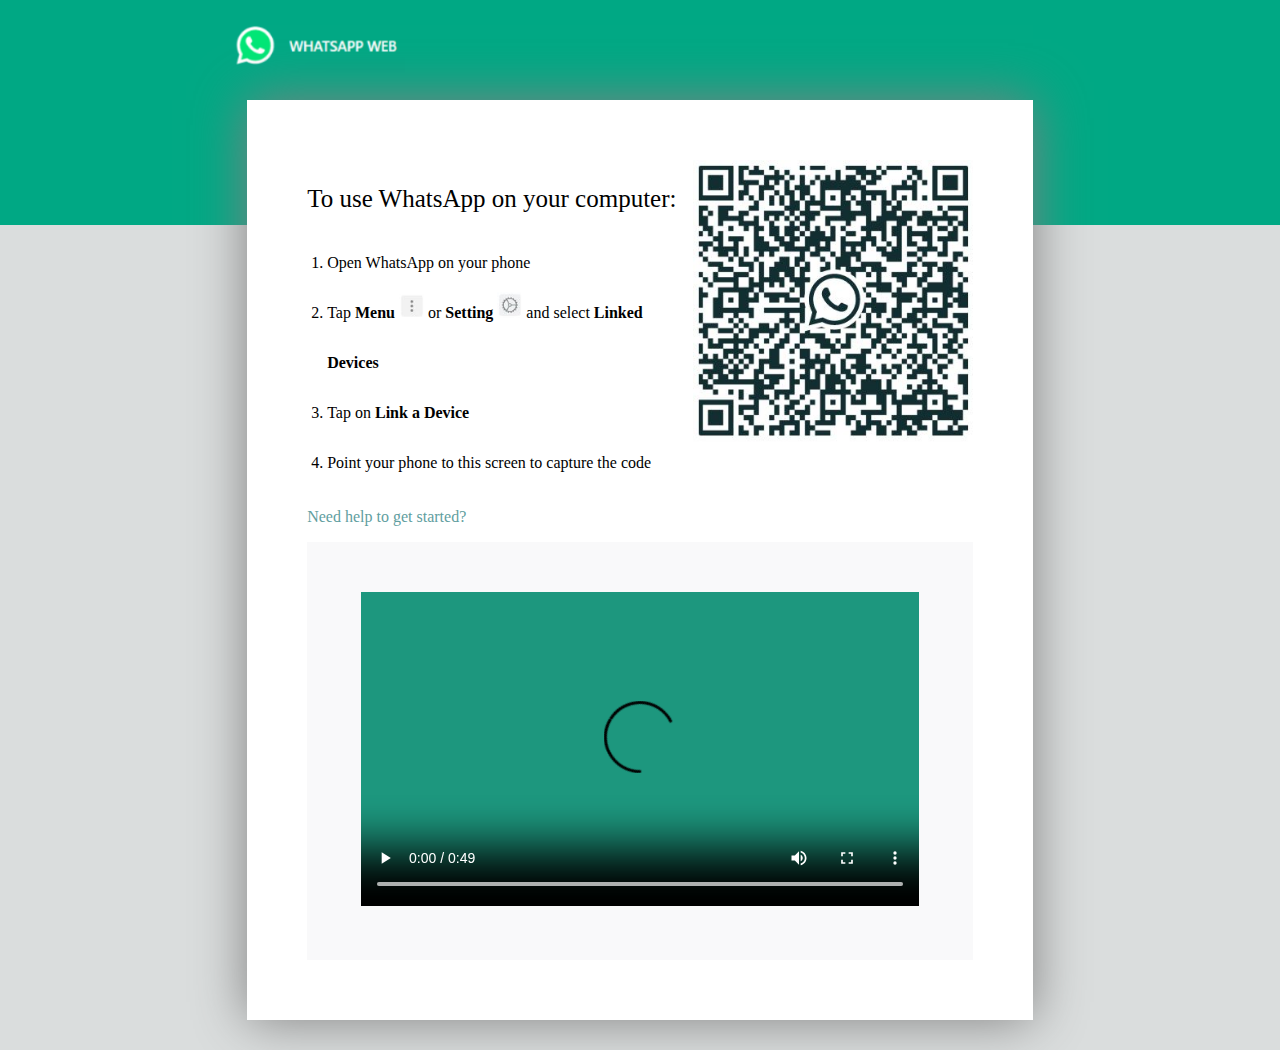
<file: webwhatsapp.html>
<!DOCTYPE html>
<html lang="en">
<head>
    <title>Whatsapp</title>
    <link rel="stylesheet" href="style1.css">
</head>
<body>
    <header>
        <div class="logo">
            <a href="index.html"><img src="./img/webwhatsapp.png" alt="Logo">
            </a>
        </div>
    </header>
    <section>
        <div class="container">
            <div class="content">
                <p class="title">To use WhatsApp on your computer:</p>
                <ol>
                    <li>Open WhatsApp on your phone</li>
                    <li>Tap <strong>Menu </strong> <img src="./img/threedot.JPG" alt=""> or <strong>Setting</strong> <img src="./img/setting.JPG" alt=""> and select <strong>Linked Devices</strong></li>
                    <li>Tap on <strong>Link a Device</strong></li>
                    <li>Point your phone to this screen to capture the code</li>
                </ol>
                <p class="cadetblue">Need help to get started?</p>


            </div>
            <div class="qrcode">
                <img src="./img/qrcode.JPG" alt="">
            </div>
            <div class="video">
                <video src="./video/WhatsApp.mp4" controls></video>
            </div>
        </div>
    </section>

</body>
</html>
</file>
<file: style.css>
body{
    padding: 0px;
    margin: 0px;
    background-color: rgb(240,244,249);
}
header{
    position: fixed;
    top: 0px;
    left: 0px;
    right: 0px;
    background-color: rgb(18,140,126);  
    z-index: 1000;
}
header div{
    display: flex;
    height: 90px;
}
header div ul li.logo{
    margin-right: 80px;
}
header div ul li img{
    width: 170px;
}
header div ul{
    display: flex;
    margin: 0px auto;
    align-items: center;
}
header div ul li{

    list-style-type: none;
    padding: 10px 22px;

}
header div ul li :hover {
    border-bottom: 2px solid white;
    border-top: 2px solid white;
    border-top-left-radius: 5px;
    border-bottom-right-radius: 5px;
}
header div ul :first-child :hover {
    border: none;
}
header div ul :last-child :hover {
    border: none;
}
header div ul li a{
    text-decoration: none;
    color: white;
    text-transform: uppercase;
    font-family: Verdana, Geneva, Tahoma, sans-serif;    
}
svg{
    width: 20px;
    height: 20px;
}
div.main{
    position: relative;
    top: 90px;
    left: 0px;
    right: 0px;
    width: 100%;
    display: block;
    margin: 0px;
    text-align: center;
    padding: 0px;
    height: max-content;
}
div.left{
    display: inline-block;
    vertical-align: top;
    width: 50%;
    margin: 0px;
    padding: 0px;
    font-family: Arial, Helvetica, sans-serif;      
}
div.right{
    display: inline-block;
    width: 49%;
    margin: 0px;
    padding: 0px;
    
}
div.left div.content{
    display: block;
    width: 50%;
    float: right;
    margin: 0px;
    padding: 100px 30px;
    text-align: left;    
}
div.left div.content h1+h1{
    margin-bottom: 60px;

}
div.left div.content ul{
    list-style-position: inside;
    padding: 0px;
    margin: 0px;
}
div.left div.content ul li{
    list-style-type: none;
    list-style-position: outside;
    padding: 0px;
    margin-left: 0px;
    margin-top: 20px;
}
div.left div.content ul li a{
    color: cadetblue;
    text-decoration: none;
}
div.left div.content ul li svg{
    margin-right: 10px;
    height: 20px;
    width: 20px;
}
div.right div.content1{
    width: 50%;
    float: left;
    margin: 0px;
}
div.right div.content1 img{
    display: block;
    margin: 50px;
    height: 600px;
}


















.green{
    background-color: rgb(216,232,234);
   
}
.yellow{
    background-color: rgb(231,240,228);
   
}
.dark{
    background-color: rgb(39,52,67);
}

div.left1{
    display: inline-block;
    width: 40%;
    margin: 0px 10px 0px 20px;
    padding: 50px 50px 0px 50px;
    height: 800px;
}
div.left1 p{
    font-size: 22px;
}
div.left1 a{
    text-decoration: none;
}
div.left1 img{
    margin-top: 100px;
    width: 350px;
}
div.right1{
    display: inline-block;
    vertical-align: top;
    width: 40%;
    margin: 0px 20px 0px 10px;
    padding: 50px 50px 0px 50px;
    height: 800px;
}
div.foot{
    position: relative;
    width: 100%;
    top: 100px;
    left: 0px;
    right: 0px;
    display: block;
}
div.main button{
    margin: 50px;
    border: 2px solid darkcyan;
    padding: 20px 30px;
    border-radius: 30px;
    color: cadetblue;
    background-color: white;
    font-weight: bolder;
    box-shadow: 2px 5px 5px gray;
}
div.main button:active{
    box-shadow: 1px 2px 3px gray;
}
footer{
    color: white;
    margin: 0px;
    padding: 0px;
}
footer div.foot{
    display: inline-block;
    margin: 0px;
    text-align: center;

}
footer div.foot ul{
    display: inline-block;
    width: 12%;
    padding: 0px;
    margin: 0px;
    list-style-type: none;
    vertical-align: top;
    padding: 50px;
}
footer div.foot ul :first-child{
    text-transform: uppercase;
    font-weight: bold;
    padding-bottom: 25px;
}
footer div.foot ul li{
    text-align: left;
    padding: 5px;
    font-size: larger;
}
footer div.foot div.last {
    background-color: rgb(28,30,33);
    padding: 25px;
    justify-content: center;
}
footer div.foot div.last p{
    display: inline-block;
    margin: 0px 275px;
    font-size: 20px;
}
footer div.foot div.last p+p{
    cursor: pointer;
}
</file>
<file: download.css>
body{
        padding: 0px;
        margin: 0px;
    }
    header{
        position: fixed;
        top: 0px;
        left: 0px;
        right: 0px;
        background-color: rgb(18,140,126);  
        z-index: 1000;
    }
    header div{
        display: flex;
        height: 90px;
    }
    header div ul li.logo{
        margin-right: 80px;
    }
    header div ul li img{
        width: 170px;
    }
    header div ul{
        display: flex;
        margin: 0px auto;
        align-items: center;
    }
    header div ul li{

        list-style-type: none;
        padding: 10px 22px;

    }
    header div ul li :hover {
        border-bottom: 2px solid white;
        border-top: 2px solid white;
        border-top-left-radius: 5px;
        border-bottom-right-radius: 5px;


    }
    header div ul :first-child :hover {
        border: none;
    }
    header div ul :last-child :hover {
        border: none;
    }
    header div ul li a{
        text-decoration: none;
        color: white;
        text-transform: uppercase;
        font-family: Verdana, Geneva, Tahoma, sans-serif;    
    }
    svg{
        width: 20px;
        height: 20px;
    }

    /* --------------------------- */
    /* Copy content from main css */
    /* --------------------------- */

    div.leftside{
        position: relative;
        top: 90px;
        left: 0px;
        width: 47%;
        margin: 0px 10px 0px 20px;
        display: inline-block;
        justify-content: space-evenly;
    }
    div.rightside{
        position: relative;
        top: 90px;
        right: 0px;
        width: 47%;
        margin: 0px 20px 0px 10px;
        display: inline-block;
        justify-content: space-evenly;
        vertical-align: top;
    }
    /* div{
        height: 900px;
    } */
    div.container1{
        padding: 50px;
        text-align: center;
        padding-bottom: 90px;
    }
    div.container1 img{
        
        width: 500px;
    }
    div.container1 h1{
        padding: 0px 40px;
    }
    div a{
        text-decoration: none;
        color: skyblue;
    }
    div.container1 p, div.container5 p{
        padding: 0px 40px;
    }

    div.container5{
        padding: 50px 50px 0px 50px;
        text-align: center;
        vertical-align: top;
        padding-bottom: 50px;
    }
    div.container5 a{

        padding: 20px;
    }
    img.laptop{
        width: 400px;
    }
    img.microsoft{
        display: block;
        width: 200px;
        margin: 30px auto;
    }

    .gray{
        background-color: rgb(240,244,249);
    }


    .yellow{
        background-color: rgb(252,242,198);
    }

    .green{
        background-color: rgb(216,232,234);
    
    }
    .seagreen{
        background-color: rgb(231,240,228);
    
    }
    .dark{
        background-color: rgb(39,52,67);
    }

    button.android{
        background-color: rgb(18,140,126); 
        padding: 15px 30px;
        border-radius: 25px;
        margin-top: 20px;
        margin-right: 110px;
        color: white;
        font-weight: bold;
    }
    button.iphone{
        background-color: rgb(18,140,126); 
        padding: 15px 30px;
        margin-top: 20px;
        border-radius: 25px;
        margin-left: 110px;
        color: white;
        font-weight: bold;
    }
    button.windows{
        background-color: rgb(18,140,126); 
        padding: 15px 30px;
        margin-top: 20px;
        border-radius: 25px;
        color: white;
        font-weight: bold;
    }




    footer{
        position: relative;
        /* position: static; */
        width: 100%;
        top: 90px;
        color: white;
        margin: 0px;
        padding: 0px;
    }
    div.foot{
        position: static;
        width: 100%;
        top: 0px;
        left: 0px;
        right: 0px;
        display: block;
    }
    footer div.foot{
        display: inline-block;
        margin: 0px;
        text-align: center;

    }
    footer div.foot ul{
        display: inline-block;
        width: 12%;
        padding: 0px;
        margin: 0px;
        list-style-type: none;
        vertical-align: top;
        padding: 50px;
    }
    footer div.foot ul :first-child{
        text-transform: uppercase;
        font-weight: bold;
        padding-bottom: 25px;
    }
    footer div.foot ul li{
        text-align: left;
        padding: 5px;
        font-size: larger;
    }
    footer div.foot div.last {
        background-color: rgb(28,30,33);
        padding: 25px;
        justify-content: center;
    }
    footer div.foot div.last p{
        display: inline-block;
        margin: 0px 150px;
        font-size: 20px;
    }
    footer div.foot div.last p+p{
        cursor: pointer;
    }
</file>
<file: feature.css>
body{
    padding: 0px;
    margin: 0px;
}
header{
    position: fixed;
    top: 0px;
    left: 0px;
    right: 0px;
    background-color: rgb(18,140,126);  
    z-index: 1000;
}
header div{
    display: flex;
    height: 90px;
}
header div ul li.logo{
    margin-right: 80px;
}
header div ul li img{
    width: 170px;
}
header div ul{
    display: flex;
    margin: 0px auto;
    align-items: center;
}
header div ul li{

    list-style-type: none;
    padding: 10px 22px;

}
header div ul li :hover {
    border-bottom: 2px solid white;
    border-top: 2px solid white;
    border-top-left-radius: 5px;
    border-bottom-right-radius: 5px;


}
header div ul :first-child :hover {
    border: none;
}
header div ul :last-child :hover {
    border: none;
}
header div ul li a{
    text-decoration: none;
    color: white;
    text-transform: uppercase;
    font-family: Verdana, Geneva, Tahoma, sans-serif;    
}
svg{
    width: 20px;
    height: 20px;
}

/* --------------------------- */
/* Copy content from main css */
/* --------------------------- */

div.leftside{
    top: 90px;
    left: 0px;
    width: 47%;
    margin: 0px 10px 0px 20px;
    display: inline-block;
    justify-content: space-evenly;
}
div.rightside{
    right: 0px;
    width: 47%;
    margin: 0px 20px 0px 10px;
    display: inline-block;
    justify-content: space-evenly;
    vertical-align: top;
}
div.container1{
    padding: 50px;
    text-align: center;
    margin-bottom: 20px;
}
div p{
    padding: 10px 90px;
}
div.container2{
    padding: 50px 50px 0px 50px;    
    text-align: center;
    margin-bottom: 20px;
}
div.container3{
    padding: 0px 50px 50px 50px;    
    text-align: center;
    margin-bottom: 20px;
}
div.container3 img{
    width: 400px;
}

div.container4{
    padding: 50px 50px 0px 50px;
    text-align: center;
    margin-bottom: 20px;
}

div.container4 img{
    margin-top: 20px;
    width: 400px;
}
div.container5{
    padding: 50px 50px 0px 50px;
    text-align: center;
    margin-bottom: 20px;
    vertical-align: top;
}

div.container6{
    padding: 50px;
    text-align: center;
    margin-bottom: 20px;
    background-image: url("./img/mobileandlaptop.png");
    background-repeat: no-repeat;
    background-position: right bottom;
}
div.container6 img{
    visibility: hidden;
}
div.container7{
    padding: 50px 50px 0px 50px;
    text-align: center;
    margin-bottom: 20px;
    vertical-align: top;
}
div.container8{
    padding: 0px 50px 50px 50px;
    text-align: center;
    margin-bottom: 20px;
    vertical-align: top;
}
div.container8 img{
    width: 400px;
}












.gray{
    background-color: rgb(240,244,249);
}


.yellow{
    background-color: rgb(252,242,198);
}

.green{
    background-color: rgb(216,232,234);
   
}
.seagreen{
    background-color: rgb(231,240,228);
   
}
.dark{
    background-color: rgb(39,52,67);
}






footer{
    color: white;
    margin: 0px;
    padding: 0px;
}
div.foot{
    position: relative;
    width: 100%;
    left: 0px;
    right: 0px;
    display: block;
}
footer div.foot{
    display: inline-block;
    margin: 0px;
    text-align: center;

}
footer div.foot ul{
    display: inline-block;
    width: 12%;
    padding: 0px;
    margin: 0px;
    list-style-type: none;
    vertical-align: top;
    padding: 50px;
}
footer div.foot ul :first-child{
    text-transform: uppercase;
    font-weight: bold;
    padding-bottom: 25px;
}
footer div.foot ul li{
    text-align: left;
    padding: 5px;
    font-size: larger;
}
footer div.foot div.last {
    background-color: rgb(28,30,33);
    padding: 25px;
    justify-content: center;
}
footer div.foot div.last p{
    display: inline-block;
    margin: 0px 150px;
    font-size: 20px;
}
footer div.foot div.last p+p{
    cursor: pointer;
}
</file>
<file: security.css>
body{
    padding: 0px;
    margin: 0px;
}
header{
    position: fixed;
    top: 0px;
    left: 0px;
    right: 0px;
    background-color: rgb(18,140,126);  
    z-index: 1000;
}
header div{
    display: flex;
    height: 90px;
}
header div ul li.logo{
    margin-right: 80px;
}
header div ul li img{
    width: 170px;
}
header div ul{
    display: flex;
    margin: 0px auto;
    align-items: center;
}
header div ul li{

    list-style-type: none;
    padding: 10px 22px;

}
header div ul li :hover {
    border-bottom: 2px solid white;
    border-top: 2px solid white;
    border-top-left-radius: 5px;
    border-bottom-right-radius: 5px;


}
header div ul :first-child :hover {
    border: none;
}
header div ul :last-child :hover {
    border: none;
}
header div ul li a{
    text-decoration: none;
    color: white;
    text-transform: uppercase;
    font-family: Verdana, Geneva, Tahoma, sans-serif;    
}
svg{
    width: 20px;
    height: 20px;
}

/* --------------------------- */
/* Copy content from main css */
/* --------------------------- */


div.lock{
    width: 100%;
}
div.lock img{
    width: 100%;
    
    
}

div.container11{
    /* background-color: cadetblue; */
    width: 60%;
    margin: 0px auto;
    /* padding: 50px 150px; */

}


div.container11 img{
    width: 300px;
    margin-left: 30%;
}






.gray{
    background-color: rgb(240,244,249);
}


.yellow{
    background-color: rgb(252,242,198);
}

.green{
    background-color: rgb(216,232,234);
   
}
.seagreen{
    background-color: rgb(231,240,228);
   
}
.dark{
    background-color: rgb(39,52,67);
}






footer{
    color: white;
    margin: 0px;
    padding: 0px;
}
div.foot{
    position: relative;
    width: 100%;
    left: 0px;
    right: 0px;
    display: block;
}
footer div.foot{
    display: inline-block;
    margin: 0px;
    text-align: center;

}
footer div.foot ul{
    display: inline-block;
    width: 12%;
    padding: 0px;
    margin: 0px;
    list-style-type: none;
    vertical-align: top;
    padding: 50px;
}
footer div.foot ul :first-child{
    text-transform: uppercase;
    font-weight: bold;
    padding-bottom: 25px;
}
footer div.foot ul li{
    text-align: left;
    padding: 5px;
    font-size: larger;
}
footer div.foot div.last {
    background-color: rgb(28,30,33);
    padding: 25px;
    justify-content: center;
}
footer div.foot div.last p{
    display: inline-block;
    margin: 0px 150px;
    font-size: 20px;
}
footer div.foot div.last p+p{
    cursor: pointer;
}
</file>
<file: style1.css>
body{
    padding: 0px;
    margin: 0px;
    background-color: rgb(218,221,221);
    height: 1050px;
}
header{
    position: static;
    top: 0px;
    left: 0px;
    right: 0px;
    height: 225px;
    background-color: rgb(0,168,132);
}
header div.logo{
    padding: 20px 230px;
}
section div.container{
    position: absolute;
    top: 0px;
    display: block;
    left: 0px ;
    right: 0px;
    margin-bottom: 100px;
    padding: 60px;
    width: 52%;
    background-color: white;
    margin: 100px auto;
    box-shadow: 0px 0px 50px gray;
}
header div.logo img{
    width: 175px;   
}
div.content {
    display: inline-block;
    
}
div.content ol {
    padding: 0px;
    margin: 20px;
}
div.content ol li{
    vertical-align: bottom;
    line-height: 50px;
}
div.content ol li img{
    width: 25px;
}
div.content p.title{
    font-size: 25px;
}
div.content p.cadetblue {
    color: cadetblue;
}
div.content{
    width: 60%;
}
div.qrcode{
    width: 40%;
    float: right;
}
div.qrcode img{
    width: 280px;
    float: right;   
}
div.video{
    width: 100%;
    text-align: center;
    background-color: rgb(249,249,250);
    padding: 50px 0px;
}
</file>
